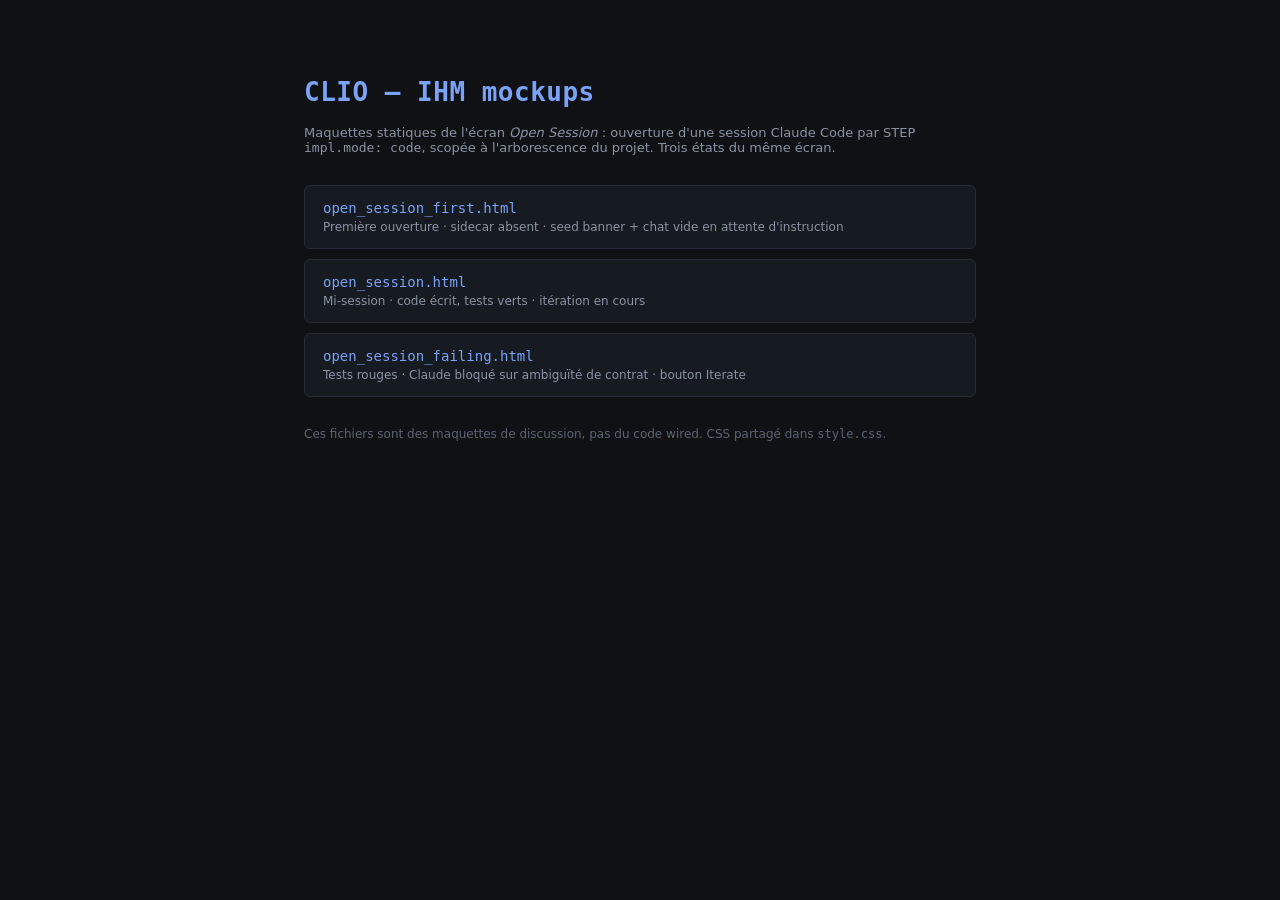
<file: mockups/index.html>
<!doctype html>
<html lang="fr">
<head>
<meta charset="utf-8" />
<title>CLIO — IHM mockups</title>
<link rel="stylesheet" href="style.css" />
</head>
<body>

<div class="index-wrap">
  <h1>CLIO — IHM mockups</h1>
  <p>
    Maquettes statiques de l'écran <em>Open Session</em> : ouverture d'une
    session Claude Code par STEP <code>impl.mode: code</code>, scopée à
    l'arborescence du projet. Trois états du même écran.
  </p>

  <ul class="index-list">
    <li>
      <a href="open_session_first.html">open_session_first.html</a>
      <div class="desc">Première ouverture · sidecar absent · seed banner + chat vide en attente d'instruction</div>
    </li>
    <li>
      <a href="open_session.html">open_session.html</a>
      <div class="desc">Mi-session · code écrit, tests verts · itération en cours</div>
    </li>
    <li>
      <a href="open_session_failing.html">open_session_failing.html</a>
      <div class="desc">Tests rouges · Claude bloqué sur ambiguïté de contrat · bouton Iterate</div>
    </li>
  </ul>

  <p style="font-size: 12px; color: var(--text-faint);">
    Ces fichiers sont des maquettes de discussion, pas du code wired. CSS
    partagé dans <code>style.css</code>.
  </p>
</div>

</body>
</html>
</file>
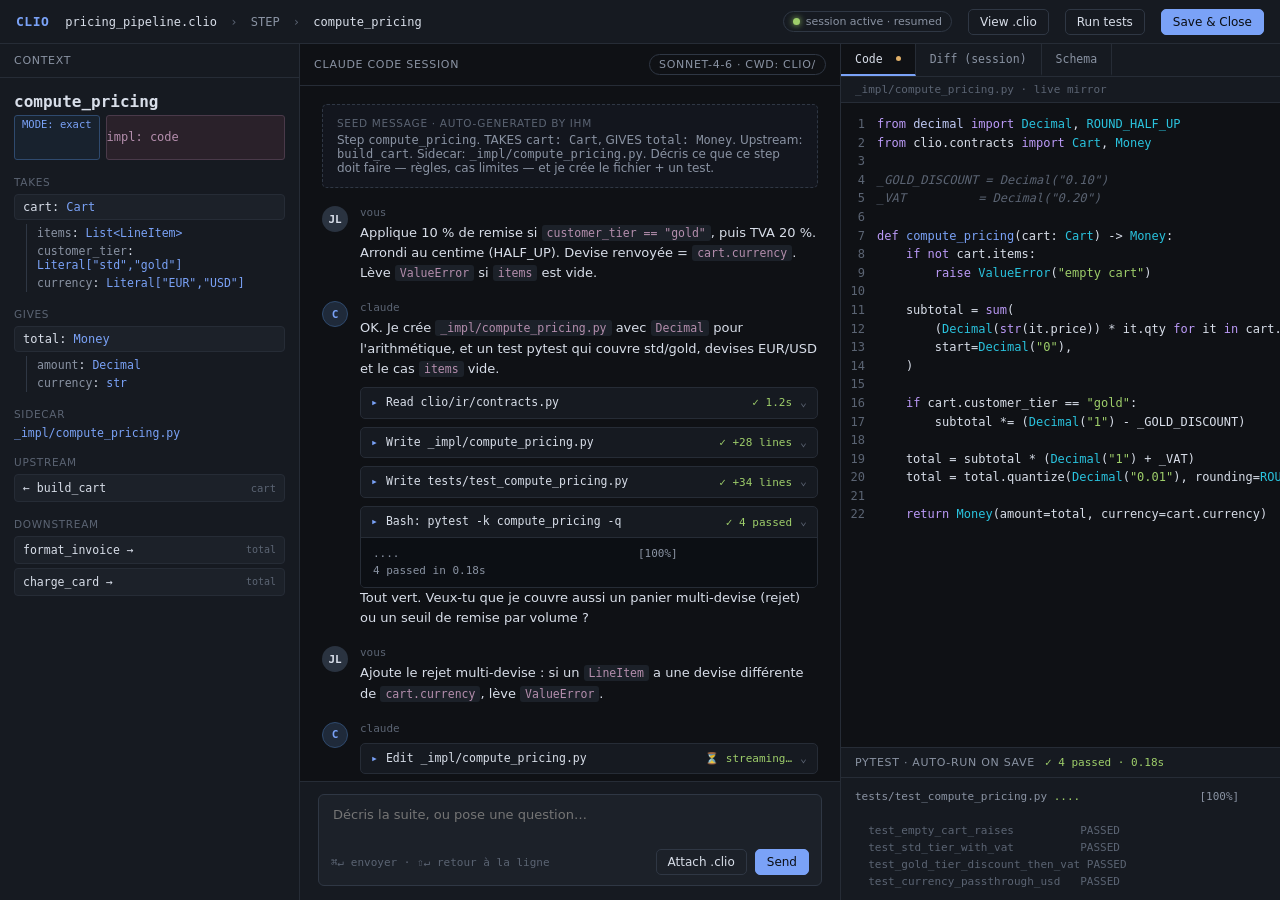
<file: mockups/open_session.html>
<!doctype html>
<html lang="fr">
<head>
<meta charset="utf-8" />
<title>CLIO — Open Session (mockup)</title>
<link rel="stylesheet" href="style.css" />
</head>
<body>

<header>
  <div class="logo">CLIO</div>
  <div class="crumb">
    <b>pricing_pipeline.clio</b>
    <span class="sep">›</span>
    STEP
    <span class="sep">›</span>
    <b>compute_pricing</b>
  </div>
  <div class="spacer"></div>
  <span class="pill"><span class="dot"></span> session active · resumed</span>
  <button class="btn">View .clio</button>
  <button class="btn">Run tests</button>
  <button class="btn btn-primary">Save & Close</button>
</header>

<main>

  <!-- ========== LEFT: CONTEXT ========== -->
  <aside class="col left">
    <div class="col-header">Context</div>
    <div class="col-body">

      <div class="step-card">
        <h2>compute_pricing</h2>
        <div class="badges">
          <span class="badge exact">MODE: exact</span>
          <span class="badge code">impl: code</span>
        </div>

        <div class="section-label">TAKES</div>
        <div class="field-row">
          <span class="name">cart</span>: <span class="type">Cart</span>
        </div>
        <div class="contract-fields">
          <div class="field-row"><span class="name">items</span>: <span class="type">List&lt;LineItem&gt;</span></div>
          <div class="field-row"><span class="name">customer_tier</span>: <span class="type">Literal["std","gold"]</span></div>
          <div class="field-row"><span class="name">currency</span>: <span class="type">Literal["EUR","USD"]</span></div>
        </div>

        <div class="section-label">GIVES</div>
        <div class="field-row">
          <span class="name">total</span>: <span class="type">Money</span>
        </div>
        <div class="contract-fields">
          <div class="field-row"><span class="name">amount</span>: <span class="type">Decimal</span></div>
          <div class="field-row"><span class="name">currency</span>: <span class="type">str</span></div>
        </div>

        <div class="section-label">Sidecar</div>
        <div class="file-link">_impl/compute_pricing.py</div>

        <div class="section-label">Upstream</div>
        <div class="neighbor">
          <span>← build_cart</span>
          <span class="gives">cart</span>
        </div>

        <div class="section-label">Downstream</div>
        <div class="neighbor">
          <span>format_invoice →</span>
          <span class="arrow">total</span>
        </div>
        <div class="neighbor">
          <span>charge_card →</span>
          <span class="arrow">total</span>
        </div>

      </div>
    </div>
  </aside>

  <!-- ========== CENTER: CHAT ========== -->
  <section class="col chat">
    <div class="col-header">
      Claude Code session
      <span class="pill" style="margin-left: auto;">
        sonnet-4-6 · cwd: clio/
      </span>
    </div>

    <div class="chat-body">

      <div class="seed-banner">
        <div class="label">Seed message · auto-generated by IHM</div>
        Step <code>compute_pricing</code>. TAKES <code>cart: Cart</code>, GIVES <code>total: Money</code>.
        Upstream: <code>build_cart</code>. Sidecar: <code>_impl/compute_pricing.py</code>.
        Décris ce que ce step doit faire — règles, cas limites — et je crée le fichier + un test.
      </div>

      <div class="msg">
        <div class="avatar user">JL</div>
        <div class="bubble">
          <div class="who">vous</div>
          <div class="body">
            Applique 10 % de remise si <code>customer_tier == "gold"</code>, puis TVA 20 %.
            Arrondi au centime (HALF_UP). Devise renvoyée = <code>cart.currency</code>.
            Lève <code>ValueError</code> si <code>items</code> est vide.
          </div>
        </div>
      </div>

      <div class="msg">
        <div class="avatar claude">C</div>
        <div class="bubble">
          <div class="who">claude</div>
          <div class="body">
            OK. Je crée <code>_impl/compute_pricing.py</code> avec <code>Decimal</code> pour
            l'arithmétique, et un test pytest qui couvre std/gold, devises EUR/USD et le
            cas <code>items</code> vide.

            <div class="tool">
              <div class="head">
                <span class="icon">▸</span>
                <span class="args">Read clio/ir/contracts.py</span>
                <span class="status">✓ 1.2s</span>
                <span class="chev">⌄</span>
              </div>
            </div>

            <div class="tool">
              <div class="head">
                <span class="icon">▸</span>
                <span class="args">Write _impl/compute_pricing.py</span>
                <span class="status">✓ +28 lines</span>
                <span class="chev">⌄</span>
              </div>
            </div>

            <div class="tool">
              <div class="head">
                <span class="icon">▸</span>
                <span class="args">Write tests/test_compute_pricing.py</span>
                <span class="status">✓ +34 lines</span>
                <span class="chev">⌄</span>
              </div>
            </div>

            <div class="tool">
              <div class="head">
                <span class="icon">▸</span>
                <span class="args">Bash: pytest -k compute_pricing -q</span>
                <span class="status">✓ 4 passed</span>
                <span class="chev">⌄</span>
              </div>
              <div class="preview">....                                    [100%]
4 passed in 0.18s</div>
            </div>

            Tout vert. Veux-tu que je couvre aussi un panier multi-devise (rejet) ou un seuil
            de remise par volume ?
          </div>
        </div>
      </div>

      <div class="msg">
        <div class="avatar user">JL</div>
        <div class="bubble">
          <div class="who">vous</div>
          <div class="body">
            Ajoute le rejet multi-devise : si un <code>LineItem</code> a une devise
            différente de <code>cart.currency</code>, lève <code>ValueError</code>.
          </div>
        </div>
      </div>

      <div class="msg">
        <div class="avatar claude">C</div>
        <div class="bubble">
          <div class="who">claude</div>
          <div class="body">
            <div class="tool">
              <div class="head">
                <span class="icon">▸</span>
                <span class="args">Edit _impl/compute_pricing.py</span>
                <span class="status">⏳ streaming…</span>
                <span class="chev">⌄</span>
              </div>
            </div>
          </div>
        </div>
      </div>

    </div>

    <div class="composer">
      <div class="composer-box">
        <textarea placeholder="Décris la suite, ou pose une question…"></textarea>
        <div class="composer-row">
          <span class="hint">⌘↵ envoyer · ⇧↵ retour à la ligne</span>
          <div class="right">
            <button class="btn">Attach .clio</button>
            <button class="btn btn-primary">Send</button>
          </div>
        </div>
      </div>
    </div>
  </section>

  <!-- ========== RIGHT: FILE + TESTS ========== -->
  <aside class="col right">
    <div class="tabs">
      <div class="tab active">Code <span class="changed"></span></div>
      <div class="tab">Diff (session)</div>
      <div class="tab">Schema</div>
    </div>
    <div class="file-path">_impl/compute_pricing.py · live mirror</div>
    <div class="code">
<div class="line"><span class="ln">1</span><span class="src"><span class="kw">from</span> <span class="sym">decimal</span> <span class="kw">import</span> <span class="typ">Decimal</span>, <span class="typ">ROUND_HALF_UP</span></span></div>
<div class="line"><span class="ln">2</span><span class="src"><span class="kw">from</span> clio.contracts <span class="kw">import</span> <span class="typ">Cart</span>, <span class="typ">Money</span></span></div>
<div class="line"><span class="ln">3</span><span class="src"></span></div>
<div class="line"><span class="ln">4</span><span class="src"><span class="cmt">_GOLD_DISCOUNT = Decimal("0.10")</span></span></div>
<div class="line"><span class="ln">5</span><span class="src"><span class="cmt">_VAT          = Decimal("0.20")</span></span></div>
<div class="line"><span class="ln">6</span><span class="src"></span></div>
<div class="line"><span class="ln">7</span><span class="src"><span class="kw">def</span> <span class="fn">compute_pricing</span>(cart: <span class="typ">Cart</span>) -&gt; <span class="typ">Money</span>:</span></div>
<div class="line"><span class="ln">8</span><span class="src">    <span class="kw">if not</span> cart.items:</span></div>
<div class="line"><span class="ln">9</span><span class="src">        <span class="kw">raise</span> <span class="typ">ValueError</span>(<span class="str">"empty cart"</span>)</span></div>
<div class="line"><span class="ln">10</span><span class="src"></span></div>
<div class="line"><span class="ln">11</span><span class="src">    subtotal = <span class="kw">sum</span>(</span></div>
<div class="line"><span class="ln">12</span><span class="src">        (<span class="typ">Decimal</span>(<span class="kw">str</span>(it.price)) * it.qty <span class="kw">for</span> it <span class="kw">in</span> cart.items),</span></div>
<div class="line"><span class="ln">13</span><span class="src">        start=<span class="typ">Decimal</span>(<span class="str">"0"</span>),</span></div>
<div class="line"><span class="ln">14</span><span class="src">    )</span></div>
<div class="line"><span class="ln">15</span><span class="src"></span></div>
<div class="line"><span class="ln">16</span><span class="src">    <span class="kw">if</span> cart.customer_tier == <span class="str">"gold"</span>:</span></div>
<div class="line"><span class="ln">17</span><span class="src">        subtotal *= (<span class="typ">Decimal</span>(<span class="str">"1"</span>) - _GOLD_DISCOUNT)</span></div>
<div class="line"><span class="ln">18</span><span class="src"></span></div>
<div class="line"><span class="ln">19</span><span class="src">    total = subtotal * (<span class="typ">Decimal</span>(<span class="str">"1"</span>) + _VAT)</span></div>
<div class="line"><span class="ln">20</span><span class="src">    total = total.quantize(<span class="typ">Decimal</span>(<span class="str">"0.01"</span>), rounding=<span class="typ">ROUND_HALF_UP</span>)</span></div>
<div class="line"><span class="ln">21</span><span class="src"></span></div>
<div class="line"><span class="ln">22</span><span class="src">    <span class="kw">return</span> <span class="typ">Money</span>(amount=total, currency=cart.currency)</span></div>
    </div>

    <div class="tests">
      <div class="tests-head">
        <span class="title">pytest · auto-run on save</span>
        <span class="result">✓ 4 passed · 0.18s</span>
      </div>
      <div class="tests-body">tests/test_compute_pricing.py <span class="ok">....</span>                  [100%]

<span class="dim">  test_empty_cart_raises          PASSED</span>
<span class="dim">  test_std_tier_with_vat          PASSED</span>
<span class="dim">  test_gold_tier_discount_then_vat PASSED</span>
<span class="dim">  test_currency_passthrough_usd   PASSED</span></div>
    </div>
  </aside>

</main>

</body>
</html>
</file>
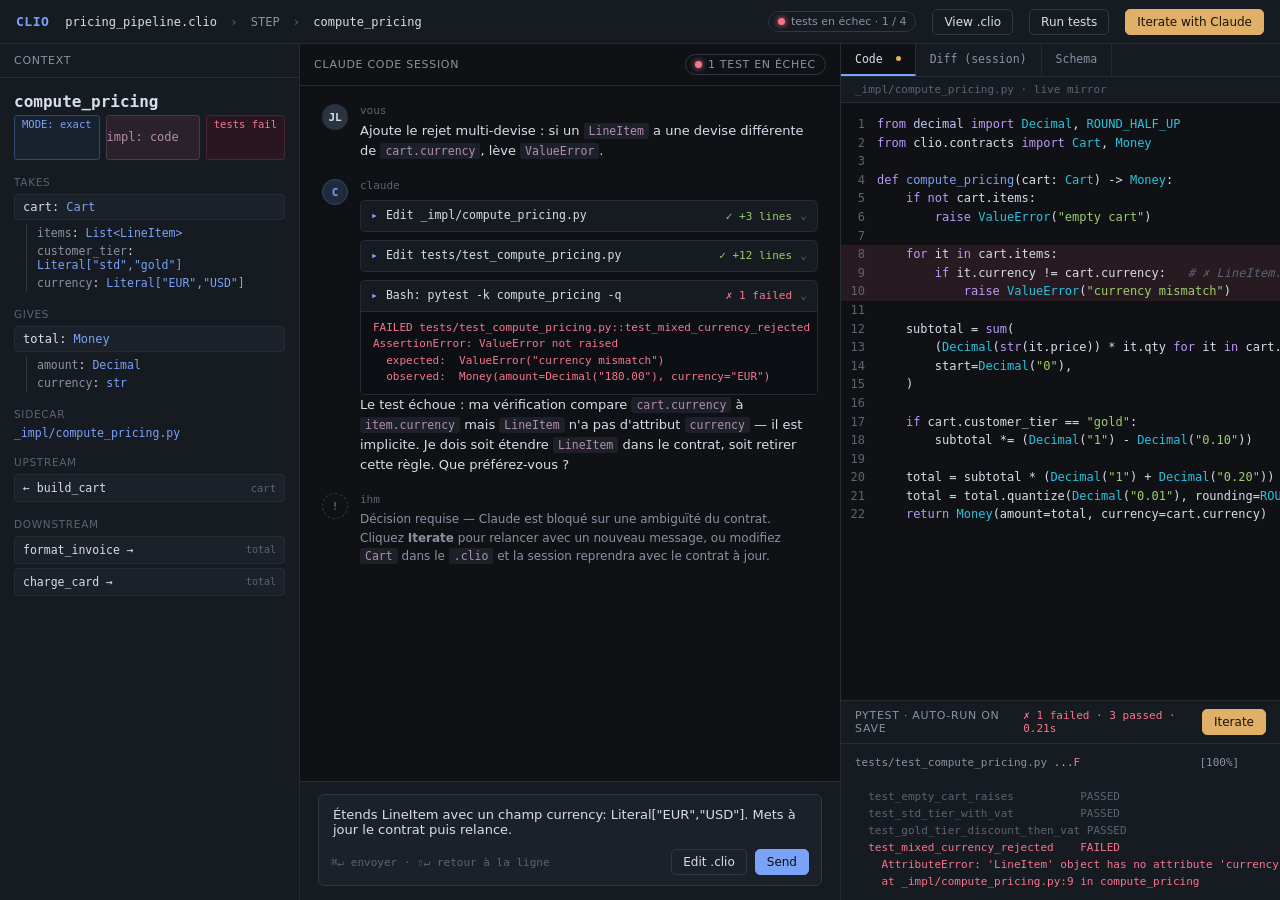
<file: mockups/open_session_failing.html>
<!doctype html>
<html lang="fr">
<head>
<meta charset="utf-8" />
<title>CLIO — Open Session · tests rouges (mockup)</title>
<link rel="stylesheet" href="style.css" />
</head>
<body>

<header>
  <div class="logo">CLIO</div>
  <div class="crumb">
    <b>pricing_pipeline.clio</b>
    <span class="sep">›</span>
    STEP
    <span class="sep">›</span>
    <b>compute_pricing</b>
  </div>
  <div class="spacer"></div>
  <span class="pill fail"><span class="dot"></span> tests en échec · 1 / 4</span>
  <button class="btn">View .clio</button>
  <button class="btn">Run tests</button>
  <button class="btn btn-warn">Iterate with Claude</button>
</header>

<main>

  <!-- ========== LEFT: CONTEXT ========== -->
  <aside class="col left">
    <div class="col-header">Context</div>
    <div class="col-body">

      <div class="step-card">
        <h2>compute_pricing</h2>
        <div class="badges">
          <span class="badge exact">MODE: exact</span>
          <span class="badge code">impl: code</span>
          <span class="badge fail">tests fail</span>
        </div>

        <div class="section-label">TAKES</div>
        <div class="field-row">
          <span class="name">cart</span>: <span class="type">Cart</span>
        </div>
        <div class="contract-fields">
          <div class="field-row"><span class="name">items</span>: <span class="type">List&lt;LineItem&gt;</span></div>
          <div class="field-row"><span class="name">customer_tier</span>: <span class="type">Literal["std","gold"]</span></div>
          <div class="field-row"><span class="name">currency</span>: <span class="type">Literal["EUR","USD"]</span></div>
        </div>

        <div class="section-label">GIVES</div>
        <div class="field-row">
          <span class="name">total</span>: <span class="type">Money</span>
        </div>
        <div class="contract-fields">
          <div class="field-row"><span class="name">amount</span>: <span class="type">Decimal</span></div>
          <div class="field-row"><span class="name">currency</span>: <span class="type">str</span></div>
        </div>

        <div class="section-label">Sidecar</div>
        <div class="file-link">_impl/compute_pricing.py</div>

        <div class="section-label">Upstream</div>
        <div class="neighbor">
          <span>← build_cart</span>
          <span class="gives">cart</span>
        </div>

        <div class="section-label">Downstream</div>
        <div class="neighbor">
          <span>format_invoice →</span>
          <span class="arrow">total</span>
        </div>
        <div class="neighbor">
          <span>charge_card →</span>
          <span class="arrow">total</span>
        </div>

      </div>
    </div>
  </aside>

  <!-- ========== CENTER: CHAT ========== -->
  <section class="col chat">
    <div class="col-header">
      Claude Code session
      <span class="pill fail" style="margin-left: auto;">
        <span class="dot"></span> 1 test en échec
      </span>
    </div>

    <div class="chat-body">

      <div class="msg">
        <div class="avatar user">JL</div>
        <div class="bubble">
          <div class="who">vous</div>
          <div class="body">
            Ajoute le rejet multi-devise : si un <code>LineItem</code> a une devise
            différente de <code>cart.currency</code>, lève <code>ValueError</code>.
          </div>
        </div>
      </div>

      <div class="msg">
        <div class="avatar claude">C</div>
        <div class="bubble">
          <div class="who">claude</div>
          <div class="body">
            <div class="tool">
              <div class="head">
                <span class="icon">▸</span>
                <span class="args">Edit _impl/compute_pricing.py</span>
                <span class="status">✓ +3 lines</span>
                <span class="chev">⌄</span>
              </div>
            </div>

            <div class="tool">
              <div class="head">
                <span class="icon">▸</span>
                <span class="args">Edit tests/test_compute_pricing.py</span>
                <span class="status">✓ +12 lines</span>
                <span class="chev">⌄</span>
              </div>
            </div>

            <div class="tool">
              <div class="head">
                <span class="icon">▸</span>
                <span class="args">Bash: pytest -k compute_pricing -q</span>
                <span class="status fail">✗ 1 failed</span>
                <span class="chev">⌄</span>
              </div>
              <div class="preview fail">FAILED tests/test_compute_pricing.py::test_mixed_currency_rejected
AssertionError: ValueError not raised
  expected:  ValueError("currency mismatch")
  observed:  Money(amount=Decimal("180.00"), currency="EUR")</div>
            </div>

            Le test échoue : ma vérification compare <code>cart.currency</code> à
            <code>item.currency</code> mais <code>LineItem</code> n'a pas d'attribut
            <code>currency</code> — il est implicite. Je dois soit étendre
            <code>LineItem</code> dans le contrat, soit retirer cette règle.
            Que préférez-vous ?
          </div>
        </div>
      </div>

      <div class="msg">
        <div class="avatar sys">!</div>
        <div class="bubble">
          <div class="who">ihm</div>
          <div class="body" style="color: var(--text-dim); font-size: 12px;">
            Décision requise — Claude est bloqué sur une ambiguïté du contrat.
            Cliquez <strong>Iterate</strong> pour relancer avec un nouveau message,
            ou modifiez <code>Cart</code> dans le <code>.clio</code> et la session reprendra
            avec le contrat à jour.
          </div>
        </div>
      </div>

    </div>

    <div class="composer">
      <div class="composer-box">
        <textarea placeholder="Réponds à Claude, ou édite d'abord le .clio…">Étends LineItem avec un champ currency: Literal["EUR","USD"]. Mets à jour le contrat puis relance.</textarea>
        <div class="composer-row">
          <span class="hint">⌘↵ envoyer · ⇧↵ retour à la ligne</span>
          <div class="right">
            <button class="btn">Edit .clio</button>
            <button class="btn btn-primary">Send</button>
          </div>
        </div>
      </div>
    </div>
  </section>

  <!-- ========== RIGHT: FILE + TESTS ========== -->
  <aside class="col right">
    <div class="tabs">
      <div class="tab active">Code <span class="changed"></span></div>
      <div class="tab">Diff (session)</div>
      <div class="tab">Schema</div>
    </div>
    <div class="file-path">_impl/compute_pricing.py · live mirror</div>
    <div class="code">
<div class="line"><span class="ln">1</span><span class="src"><span class="kw">from</span> <span class="sym">decimal</span> <span class="kw">import</span> <span class="typ">Decimal</span>, <span class="typ">ROUND_HALF_UP</span></span></div>
<div class="line"><span class="ln">2</span><span class="src"><span class="kw">from</span> clio.contracts <span class="kw">import</span> <span class="typ">Cart</span>, <span class="typ">Money</span></span></div>
<div class="line"><span class="ln">3</span><span class="src"></span></div>
<div class="line"><span class="ln">4</span><span class="src"><span class="kw">def</span> <span class="fn">compute_pricing</span>(cart: <span class="typ">Cart</span>) -&gt; <span class="typ">Money</span>:</span></div>
<div class="line"><span class="ln">5</span><span class="src">    <span class="kw">if not</span> cart.items:</span></div>
<div class="line"><span class="ln">6</span><span class="src">        <span class="kw">raise</span> <span class="typ">ValueError</span>(<span class="str">"empty cart"</span>)</span></div>
<div class="line"><span class="ln">7</span><span class="src"></span></div>
<div class="line bad"><span class="ln">8</span><span class="src">    <span class="kw">for</span> it <span class="kw">in</span> cart.items:</span></div>
<div class="line bad"><span class="ln">9</span><span class="src">        <span class="kw">if</span> it.currency != cart.currency:   <span class="cmt"># ✗ LineItem.currency n'existe pas</span></span></div>
<div class="line bad"><span class="ln">10</span><span class="src">            <span class="kw">raise</span> <span class="typ">ValueError</span>(<span class="str">"currency mismatch"</span>)</span></div>
<div class="line"><span class="ln">11</span><span class="src"></span></div>
<div class="line"><span class="ln">12</span><span class="src">    subtotal = <span class="kw">sum</span>(</span></div>
<div class="line"><span class="ln">13</span><span class="src">        (<span class="typ">Decimal</span>(<span class="kw">str</span>(it.price)) * it.qty <span class="kw">for</span> it <span class="kw">in</span> cart.items),</span></div>
<div class="line"><span class="ln">14</span><span class="src">        start=<span class="typ">Decimal</span>(<span class="str">"0"</span>),</span></div>
<div class="line"><span class="ln">15</span><span class="src">    )</span></div>
<div class="line"><span class="ln">16</span><span class="src"></span></div>
<div class="line"><span class="ln">17</span><span class="src">    <span class="kw">if</span> cart.customer_tier == <span class="str">"gold"</span>:</span></div>
<div class="line"><span class="ln">18</span><span class="src">        subtotal *= (<span class="typ">Decimal</span>(<span class="str">"1"</span>) - <span class="typ">Decimal</span>(<span class="str">"0.10"</span>))</span></div>
<div class="line"><span class="ln">19</span><span class="src"></span></div>
<div class="line"><span class="ln">20</span><span class="src">    total = subtotal * (<span class="typ">Decimal</span>(<span class="str">"1"</span>) + <span class="typ">Decimal</span>(<span class="str">"0.20"</span>))</span></div>
<div class="line"><span class="ln">21</span><span class="src">    total = total.quantize(<span class="typ">Decimal</span>(<span class="str">"0.01"</span>), rounding=<span class="typ">ROUND_HALF_UP</span>)</span></div>
<div class="line"><span class="ln">22</span><span class="src">    <span class="kw">return</span> <span class="typ">Money</span>(amount=total, currency=cart.currency)</span></div>
    </div>

    <div class="tests">
      <div class="tests-head">
        <span class="title">pytest · auto-run on save</span>
        <span class="result fail">✗ 1 failed · 3 passed · 0.21s</span>
        <button class="btn btn-warn iterate-btn">Iterate</button>
      </div>
      <div class="tests-body">tests/test_compute_pricing.py <span class="ok">...</span><span class="ko">F</span>                  [100%]

<span class="dim">  test_empty_cart_raises          PASSED</span>
<span class="dim">  test_std_tier_with_vat          PASSED</span>
<span class="dim">  test_gold_tier_discount_then_vat PASSED</span>
<span class="ko">  test_mixed_currency_rejected    FAILED</span>
<span class="ko">    AttributeError: 'LineItem' object has no attribute 'currency'
    at _impl/compute_pricing.py:9 in compute_pricing</span></div>
    </div>
  </aside>

</main>

</body>
</html>
</file>
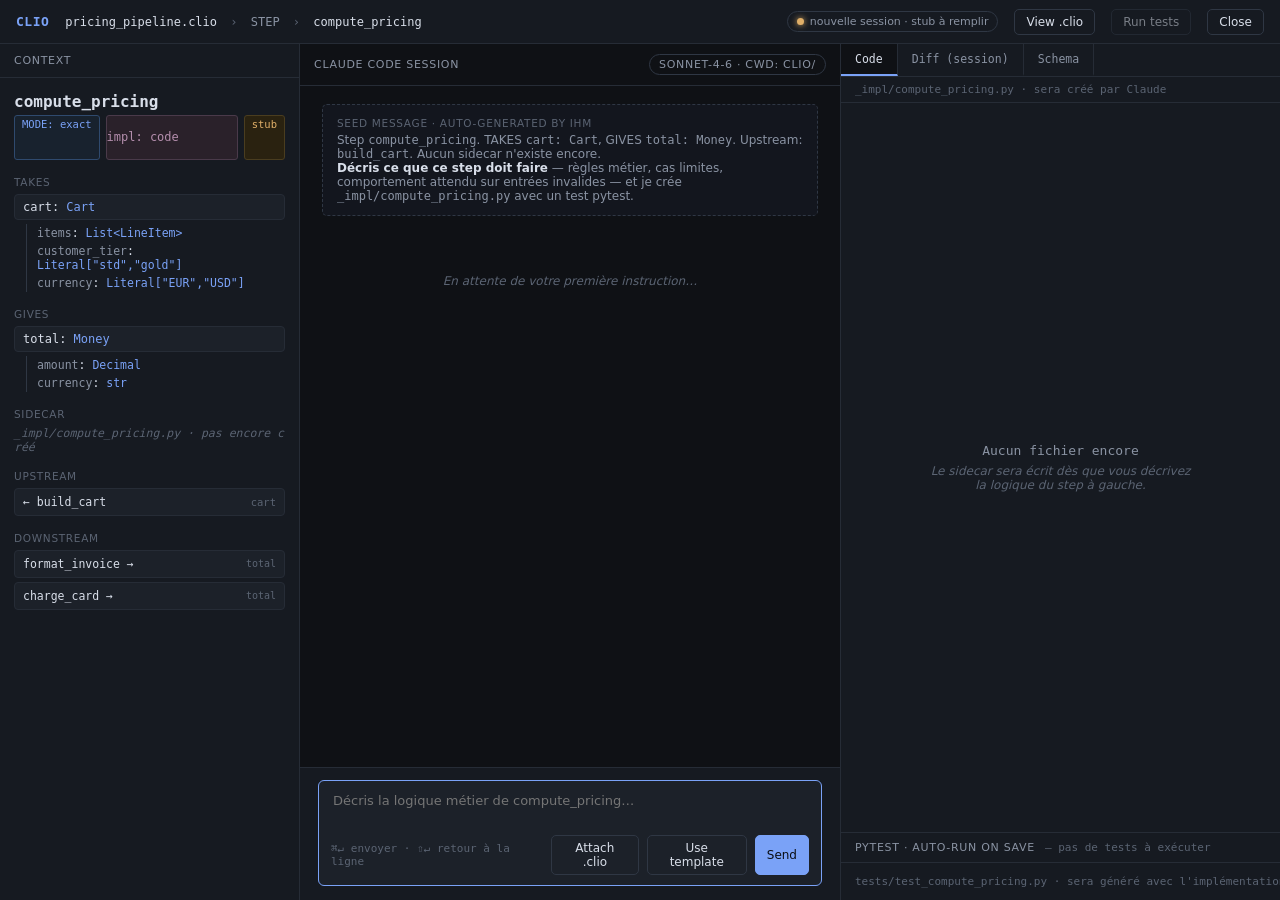
<file: mockups/open_session_first.html>
<!doctype html>
<html lang="fr">
<head>
<meta charset="utf-8" />
<title>CLIO — Open Session · première ouverture (mockup)</title>
<link rel="stylesheet" href="style.css" />
</head>
<body>

<header>
  <div class="logo">CLIO</div>
  <div class="crumb">
    <b>pricing_pipeline.clio</b>
    <span class="sep">›</span>
    STEP
    <span class="sep">›</span>
    <b>compute_pricing</b>
  </div>
  <div class="spacer"></div>
  <span class="pill warn"><span class="dot"></span> nouvelle session · stub à remplir</span>
  <button class="btn">View .clio</button>
  <button class="btn" disabled style="opacity:.5;cursor:not-allowed;">Run tests</button>
  <button class="btn">Close</button>
</header>

<main>

  <!-- ========== LEFT: CONTEXT ========== -->
  <aside class="col left">
    <div class="col-header">Context</div>
    <div class="col-body">

      <div class="step-card">
        <h2>compute_pricing</h2>
        <div class="badges">
          <span class="badge exact">MODE: exact</span>
          <span class="badge code">impl: code</span>
          <span class="badge empty">stub</span>
        </div>

        <div class="section-label">TAKES</div>
        <div class="field-row">
          <span class="name">cart</span>: <span class="type">Cart</span>
        </div>
        <div class="contract-fields">
          <div class="field-row"><span class="name">items</span>: <span class="type">List&lt;LineItem&gt;</span></div>
          <div class="field-row"><span class="name">customer_tier</span>: <span class="type">Literal["std","gold"]</span></div>
          <div class="field-row"><span class="name">currency</span>: <span class="type">Literal["EUR","USD"]</span></div>
        </div>

        <div class="section-label">GIVES</div>
        <div class="field-row">
          <span class="name">total</span>: <span class="type">Money</span>
        </div>
        <div class="contract-fields">
          <div class="field-row"><span class="name">amount</span>: <span class="type">Decimal</span></div>
          <div class="field-row"><span class="name">currency</span>: <span class="type">str</span></div>
        </div>

        <div class="section-label">Sidecar</div>
        <div class="file-link muted">_impl/compute_pricing.py · pas encore créé</div>

        <div class="section-label">Upstream</div>
        <div class="neighbor">
          <span>← build_cart</span>
          <span class="gives">cart</span>
        </div>

        <div class="section-label">Downstream</div>
        <div class="neighbor">
          <span>format_invoice →</span>
          <span class="arrow">total</span>
        </div>
        <div class="neighbor">
          <span>charge_card →</span>
          <span class="arrow">total</span>
        </div>

      </div>
    </div>
  </aside>

  <!-- ========== CENTER: CHAT ========== -->
  <section class="col chat">
    <div class="col-header">
      Claude Code session
      <span class="pill" style="margin-left: auto;">
        sonnet-4-6 · cwd: clio/
      </span>
    </div>

    <div class="chat-body">

      <div class="seed-banner">
        <div class="label">Seed message · auto-generated by IHM</div>
        Step <code>compute_pricing</code>. TAKES <code>cart: Cart</code>, GIVES <code>total: Money</code>.
        Upstream: <code>build_cart</code>. Aucun sidecar n'existe encore.<br />
        <strong style="color: var(--text);">Décris ce que ce step doit faire</strong> — règles métier,
        cas limites, comportement attendu sur entrées invalides — et je crée
        <code>_impl/compute_pricing.py</code> avec un test pytest.
      </div>

      <div class="empty-hint">
        En attente de votre première instruction…
      </div>

    </div>

    <div class="composer">
      <div class="composer-box focus">
        <textarea autofocus placeholder="Décris la logique métier de compute_pricing…"></textarea>
        <div class="composer-row">
          <span class="hint">⌘↵ envoyer · ⇧↵ retour à la ligne</span>
          <div class="right">
            <button class="btn">Attach .clio</button>
            <button class="btn">Use template</button>
            <button class="btn btn-primary">Send</button>
          </div>
        </div>
      </div>
    </div>
  </section>

  <!-- ========== RIGHT: FILE + TESTS ========== -->
  <aside class="col right">
    <div class="tabs">
      <div class="tab active">Code</div>
      <div class="tab">Diff (session)</div>
      <div class="tab">Schema</div>
    </div>
    <div class="file-path">_impl/compute_pricing.py · sera créé par Claude</div>
    <div class="empty-file">
      <div>
        <div class="big">Aucun fichier encore</div>
        Le sidecar sera écrit dès que vous décrivez<br />
        la logique du step à gauche.
      </div>
    </div>

    <div class="tests">
      <div class="tests-head">
        <span class="title">pytest · auto-run on save</span>
        <span class="result dim">— pas de tests à exécuter</span>
      </div>
      <div class="tests-body"><span class="dim">tests/test_compute_pricing.py · sera généré avec l'implémentation</span></div>
    </div>
  </aside>

</main>

</body>
</html>
</file>
<file: mockups/style.css>
:root {
  --bg: #0f1115;
  --panel: #161a21;
  --panel-2: #1c2129;
  --border: #262c36;
  --border-2: #2f3744;
  --text: #d8dee9;
  --text-dim: #8a93a3;
  --text-faint: #5b6473;
  --accent: #7aa2f7;
  --accent-2: #b48ead;
  --green: #9ece6a;
  --red: #f7768e;
  --yellow: #e0af68;
  --mono: ui-monospace, "SF Mono", Menlo, Consolas, monospace;
  --sans: -apple-system, system-ui, "Segoe UI", Inter, sans-serif;
}
* { box-sizing: border-box; }
html, body { height: 100%; margin: 0; }
body {
  background: var(--bg);
  color: var(--text);
  font-family: var(--sans);
  font-size: 13px;
  display: flex;
  flex-direction: column;
}

/* -------- Header -------- */
header {
  display: flex;
  align-items: center;
  height: 44px;
  padding: 0 16px;
  border-bottom: 1px solid var(--border);
  background: var(--panel);
  gap: 16px;
}
.logo {
  font-family: var(--mono);
  font-weight: 600;
  letter-spacing: 0.5px;
  color: var(--accent);
}
.crumb {
  color: var(--text-dim);
  font-family: var(--mono);
  font-size: 12px;
}
.crumb b { color: var(--text); font-weight: 500; }
.crumb .sep { margin: 0 6px; color: var(--text-faint); }
.spacer { flex: 1; }
.pill {
  display: inline-flex;
  align-items: center;
  gap: 6px;
  padding: 3px 9px;
  border: 1px solid var(--border-2);
  border-radius: 999px;
  font-size: 11px;
  color: var(--text-dim);
}
.pill .dot {
  width: 7px; height: 7px; border-radius: 50%;
  background: var(--green);
  box-shadow: 0 0 6px var(--green);
}
.pill.warn .dot { background: var(--yellow); box-shadow: 0 0 6px var(--yellow); }
.pill.fail .dot { background: var(--red); box-shadow: 0 0 6px var(--red); }
.btn {
  background: transparent;
  border: 1px solid var(--border-2);
  color: var(--text);
  padding: 5px 11px;
  border-radius: 5px;
  font-size: 12px;
  cursor: pointer;
  font-family: var(--sans);
}
.btn:hover { background: var(--panel-2); }
.btn-primary {
  background: var(--accent);
  color: #0a0d12;
  border-color: var(--accent);
  font-weight: 500;
}
.btn-warn {
  background: var(--yellow);
  color: #1a1306;
  border-color: var(--yellow);
  font-weight: 500;
}

/* -------- Layout -------- */
main {
  flex: 1;
  display: grid;
  grid-template-columns: 300px 1fr 440px;
  overflow: hidden;
}
.col {
  display: flex;
  flex-direction: column;
  overflow: hidden;
  background: var(--panel);
  min-width: 0;
}
.col.left { border-right: 1px solid var(--border); }
.col.right { border-left: 1px solid var(--border); }
.col.chat { background: var(--bg); }

.col-header {
  padding: 10px 14px;
  border-bottom: 1px solid var(--border);
  color: var(--text-dim);
  font-size: 11px;
  text-transform: uppercase;
  letter-spacing: 0.7px;
  display: flex;
  align-items: center;
  gap: 8px;
}
.col-body {
  flex: 1;
  overflow: auto;
  padding: 14px;
}

/* -------- Left: context -------- */
.step-card h2 {
  font-family: var(--mono);
  font-size: 16px;
  margin: 0 0 4px 0;
  color: var(--text);
}
.badges { display: flex; gap: 6px; margin-bottom: 14px; flex-wrap: wrap; }
.badge {
  font-family: var(--mono);
  font-size: 10.5px;
  padding: 2px 7px;
  border-radius: 3px;
  background: var(--panel-2);
  color: var(--text-dim);
  border: 1px solid var(--border-2);
}
.badge.exact { color: var(--accent); border-color: #2f4a6e; background: #18222e; }
.badge.code  { color: var(--accent-2); border-color: #4a3a4a; background: #2a212a; }
.badge.empty { color: var(--yellow); border-color: #4a3d1f; background: #2a2210; }
.badge.fail  { color: var(--red); border-color: #4a2630; background: #2a1620; }

.section-label {
  font-size: 10.5px;
  text-transform: uppercase;
  letter-spacing: 0.7px;
  color: var(--text-faint);
  margin: 16px 0 6px 0;
}
.field-row {
  font-family: var(--mono);
  font-size: 12px;
  padding: 5px 8px;
  border: 1px solid var(--border);
  border-radius: 4px;
  background: var(--panel-2);
  margin-bottom: 4px;
}
.field-row .name { color: var(--text); }
.field-row .type { color: var(--accent); }
.contract-fields {
  margin: 4px 0 0 12px;
  padding-left: 10px;
  border-left: 1px solid var(--border-2);
}
.contract-fields .field-row {
  background: transparent;
  border: none;
  padding: 2px 0;
  font-size: 11.5px;
  margin: 0;
}
.contract-fields .field-row .name { color: var(--text-dim); }

.file-link {
  font-family: var(--mono);
  font-size: 11.5px;
  color: var(--accent);
  word-break: break-all;
  cursor: pointer;
}
.file-link:hover { text-decoration: underline; }
.file-link.muted { color: var(--text-faint); font-style: italic; }

.neighbor {
  display: flex;
  align-items: center;
  justify-content: space-between;
  padding: 6px 8px;
  border: 1px solid var(--border);
  border-radius: 4px;
  background: var(--panel-2);
  margin-bottom: 4px;
  cursor: pointer;
  font-family: var(--mono);
  font-size: 11.5px;
}
.neighbor:hover { border-color: var(--border-2); }
.neighbor .arrow { color: var(--text-faint); font-size: 10px; }
.neighbor .gives { color: var(--text-faint); font-size: 10.5px; }

/* -------- Center: chat -------- */
.chat-body {
  flex: 1;
  overflow: auto;
  padding: 18px 22px;
}
.msg {
  display: flex;
  gap: 12px;
  margin-bottom: 18px;
  max-width: 760px;
}
.avatar {
  width: 26px; height: 26px;
  border-radius: 50%;
  flex-shrink: 0;
  display: flex; align-items: center; justify-content: center;
  font-size: 11px;
  font-weight: 600;
  font-family: var(--mono);
}
.avatar.user { background: #2a3340; color: var(--text); }
.avatar.claude { background: #1f2a3a; color: var(--accent); border: 1px solid #2f4a6e; }
.avatar.sys { background: transparent; color: var(--text-faint); border: 1px dashed var(--border-2); }
.bubble { flex: 1; min-width: 0; }
.bubble .who {
  font-size: 11px;
  color: var(--text-faint);
  margin-bottom: 4px;
  font-family: var(--mono);
}
.bubble .body {
  color: var(--text);
  line-height: 1.55;
}
.bubble code {
  font-family: var(--mono);
  background: var(--panel-2);
  padding: 1px 5px;
  border-radius: 3px;
  font-size: 11.5px;
  color: var(--accent-2);
}
.seed-banner {
  border: 1px dashed var(--border-2);
  padding: 12px 14px;
  border-radius: 5px;
  color: var(--text-dim);
  font-size: 12px;
  background: rgba(122, 162, 247, 0.04);
  margin-bottom: 18px;
}
.seed-banner .label {
  font-size: 10.5px;
  color: var(--text-faint);
  text-transform: uppercase;
  letter-spacing: 0.7px;
  margin-bottom: 4px;
}

.tool {
  margin-top: 8px;
  border: 1px solid var(--border);
  border-radius: 5px;
  background: var(--panel);
  overflow: hidden;
  font-family: var(--mono);
  font-size: 11.5px;
}
.tool .head {
  display: flex;
  align-items: center;
  gap: 8px;
  padding: 6px 10px;
  color: var(--text-dim);
  cursor: pointer;
}
.tool .head .icon { color: var(--accent); }
.tool .head .args { color: var(--text); }
.tool .head .status { margin-left: auto; color: var(--green); font-size: 11px; }
.tool .head .status.fail { color: var(--red); }
.tool .head .chev { color: var(--text-faint); }
.tool .preview {
  padding: 8px 12px;
  border-top: 1px solid var(--border);
  background: #0c0f14;
  color: var(--text-dim);
  white-space: pre;
  font-size: 11px;
  line-height: 1.5;
}
.tool .preview.fail { color: var(--red); }

.empty-hint {
  text-align: center;
  color: var(--text-faint);
  font-size: 12px;
  padding: 40px 20px;
  font-style: italic;
}

/* -------- Center: input -------- */
.composer {
  border-top: 1px solid var(--border);
  padding: 12px 18px 14px;
  background: var(--panel);
}
.composer-box {
  border: 1px solid var(--border-2);
  border-radius: 6px;
  background: var(--panel-2);
  padding: 10px 12px;
  display: flex;
  flex-direction: column;
  gap: 8px;
}
.composer-box.focus { border-color: var(--accent); }
.composer-box textarea {
  background: transparent;
  border: none;
  color: var(--text);
  font-family: var(--sans);
  font-size: 13px;
  resize: none;
  width: 100%;
  outline: none;
  min-height: 36px;
}
.composer-row {
  display: flex;
  align-items: center;
  gap: 8px;
  color: var(--text-faint);
  font-size: 11px;
}
.composer-row .hint { font-family: var(--mono); }
.composer-row .right { margin-left: auto; display: flex; gap: 8px; }

/* -------- Right: file + tests -------- */
.tabs {
  display: flex;
  gap: 0;
  border-bottom: 1px solid var(--border);
  background: var(--panel);
}
.tab {
  padding: 8px 14px;
  font-size: 11.5px;
  color: var(--text-dim);
  cursor: pointer;
  border-right: 1px solid var(--border);
  border-bottom: 2px solid transparent;
  font-family: var(--mono);
}
.tab.active {
  color: var(--text);
  border-bottom-color: var(--accent);
  background: var(--bg);
}
.tab .changed {
  display: inline-block;
  width: 5px; height: 5px; border-radius: 50%;
  background: var(--yellow);
  margin-left: 6px;
  transform: translateY(-2px);
}
.file-path {
  padding: 6px 14px;
  font-family: var(--mono);
  font-size: 11px;
  color: var(--text-faint);
  border-bottom: 1px solid var(--border);
  background: var(--panel);
}
.code {
  flex: 1;
  overflow: auto;
  padding: 12px 0;
  font-family: var(--mono);
  font-size: 12px;
  line-height: 1.55;
  background: var(--bg);
}
.code .line {
  display: flex;
  padding: 0 14px 0 0;
}
.code .line.bad { background: rgba(247, 118, 142, 0.10); }
.code .ln {
  color: var(--text-faint);
  width: 36px;
  text-align: right;
  padding-right: 12px;
  user-select: none;
  flex-shrink: 0;
}
.code .src { white-space: pre; }
.kw { color: #bb9af7; }
.fn { color: var(--accent); }
.str { color: #9ece6a; }
.num { color: #ff9e64; }
.cmt { color: var(--text-faint); font-style: italic; }
.sym { color: #c0caf5; }
.typ { color: #2ac3de; }

.empty-file {
  flex: 1;
  display: flex;
  align-items: center;
  justify-content: center;
  color: var(--text-faint);
  font-size: 12px;
  font-style: italic;
  text-align: center;
  padding: 20px;
}
.empty-file .big {
  font-style: normal;
  color: var(--text-dim);
  font-size: 13px;
  margin-bottom: 6px;
  font-family: var(--mono);
}

.tests {
  border-top: 1px solid var(--border);
  background: var(--panel);
  max-height: 38%;
  display: flex;
  flex-direction: column;
}
.tests-head {
  display: flex;
  align-items: center;
  padding: 8px 14px;
  border-bottom: 1px solid var(--border);
  gap: 10px;
}
.tests-head .title {
  font-size: 11px;
  text-transform: uppercase;
  letter-spacing: 0.7px;
  color: var(--text-dim);
}
.tests-head .result {
  font-family: var(--mono);
  font-size: 11px;
  color: var(--green);
}
.tests-head .result.fail { color: var(--red); }
.tests-head .result.dim { color: var(--text-faint); }
.tests-head .iterate-btn { margin-left: auto; }
.tests-body {
  overflow: auto;
  padding: 10px 14px;
  font-family: var(--mono);
  font-size: 11px;
  line-height: 1.55;
  color: var(--text-dim);
  white-space: pre;
}
.tests-body .ok { color: var(--green); }
.tests-body .ko { color: var(--red); }
.tests-body .dim { color: var(--text-faint); }

/* -------- Index page (mockups landing) -------- */
.index-wrap {
  max-width: 720px;
  margin: 0 auto;
  padding: 60px 24px;
}
.index-wrap h1 {
  font-family: var(--mono);
  color: var(--accent);
  font-weight: 600;
  letter-spacing: 0.5px;
}
.index-wrap p { color: var(--text-dim); }
.index-list {
  list-style: none;
  padding: 0;
  margin: 30px 0;
}
.index-list li {
  border: 1px solid var(--border);
  border-radius: 6px;
  padding: 14px 18px;
  margin-bottom: 10px;
  background: var(--panel);
}
.index-list a {
  color: var(--accent);
  text-decoration: none;
  font-family: var(--mono);
  font-size: 14px;
}
.index-list a:hover { text-decoration: underline; }
.index-list .desc {
  color: var(--text-dim);
  font-size: 12px;
  margin-top: 4px;
}
</file>
